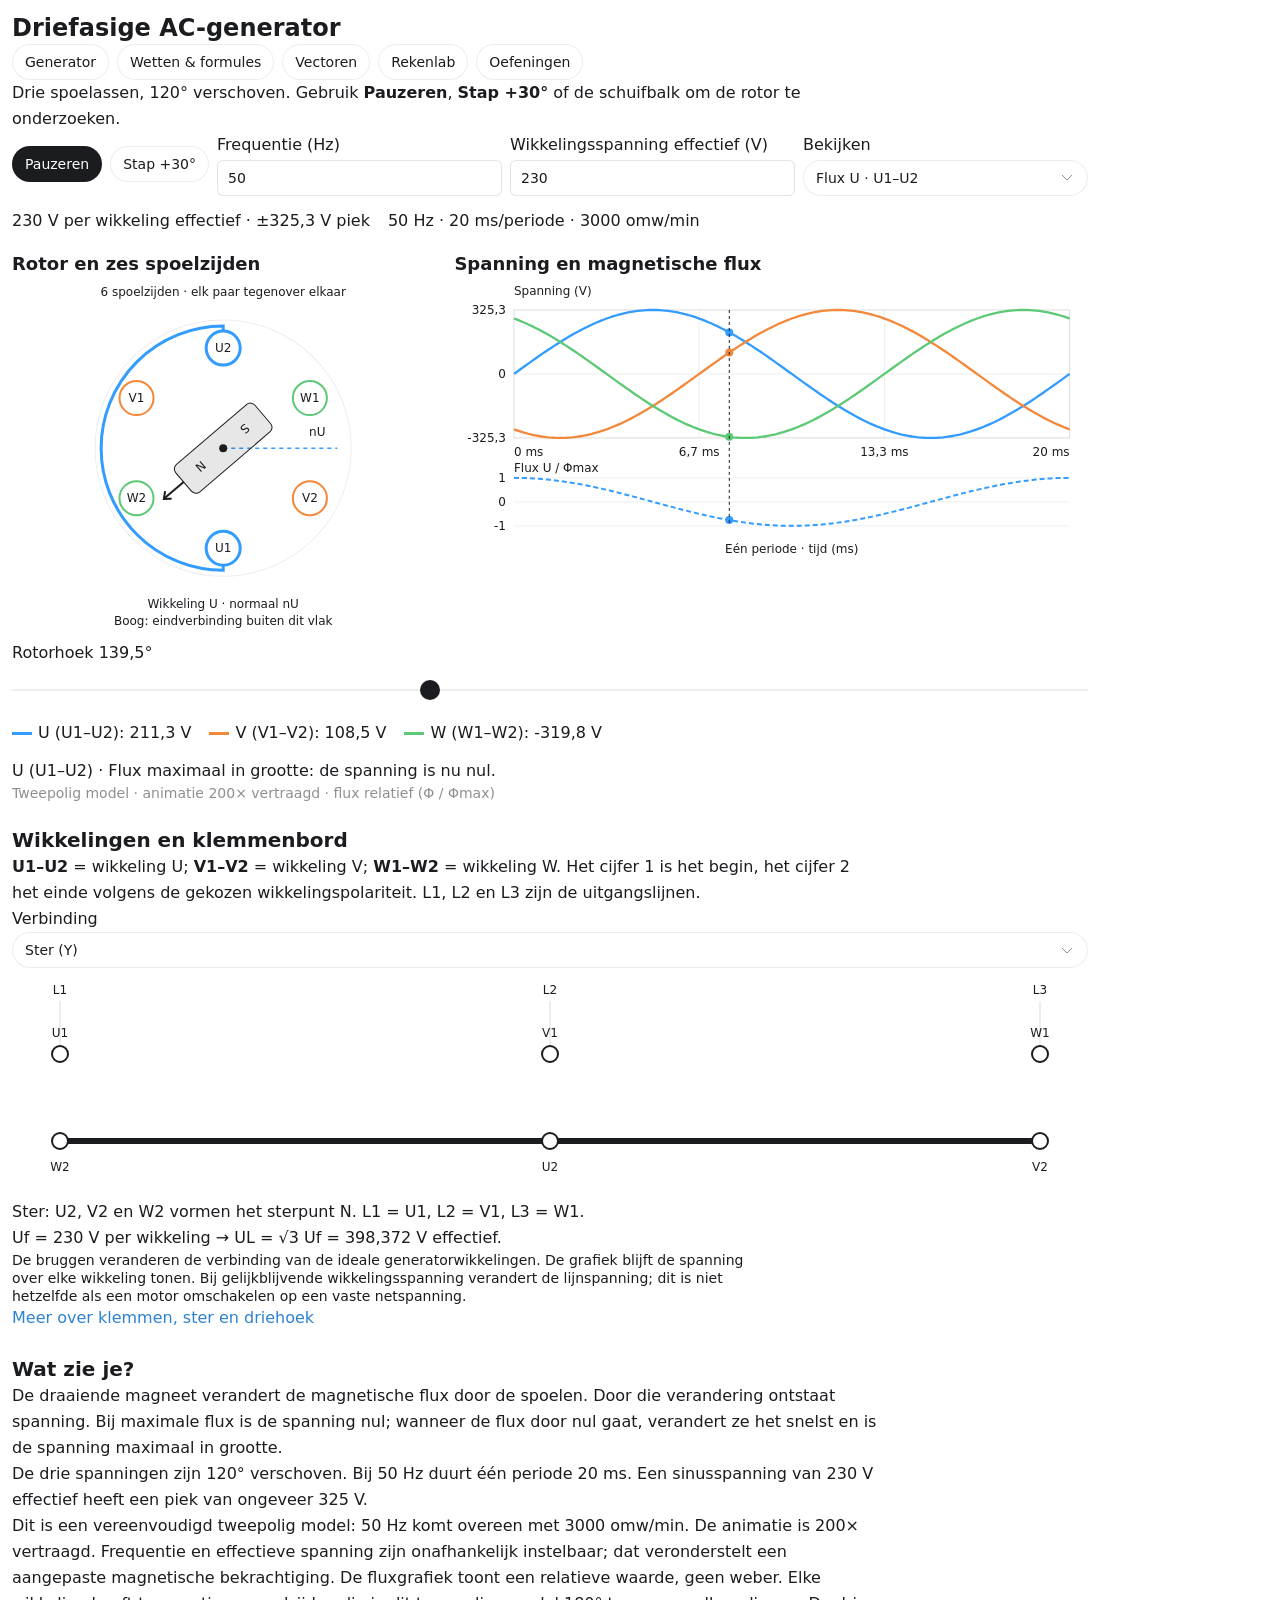
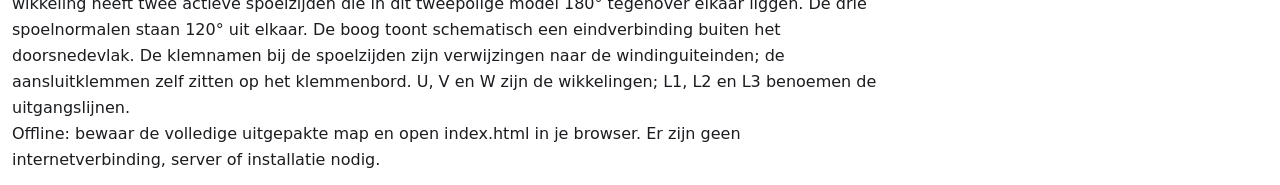
<file: index.html>
<!doctype html>
<html lang="nl"><head><script src="klemmen.js" defer></script><meta charset="utf-8"><meta name="viewport" content="width=device-width, initial-scale=1"><title>Driefasige AC-generator</title><style>:root {
  color-scheme: light dark;
  background-color: var(
    --background,
    var(--color-background-primary, light-dark(rgb(255 255 255), rgb(24 24 24)))
  ) !important;

  /* Agent-facing contract; keep in sync with SKILL.md. */
  --background: var(
    --color-background-primary,
    light-dark(rgb(255 255 255), rgb(24 24 24))
  );
  --foreground: var(
    --color-text-primary,
    light-dark(rgb(26 28 31), rgb(255 255 255))
  );
  --card: color-mix(in oklab, var(--foreground) 5%, var(--background));
  --card-foreground: var(
    --color-text-primary,
    light-dark(rgb(26 28 31), rgb(255 255 255))
  );
  --popover: var(
    --color-background-secondary,
    light-dark(rgb(255 255 255), rgb(45 45 45))
  );
  --popover-foreground: var(
    --color-text-primary,
    light-dark(rgb(26 28 31), rgb(255 255 255))
  );
  --primary: var(
    --color-text-info,
    light-dark(rgb(51 156 255), rgb(131 195 255))
  );
  --primary-foreground: var(
    --color-text-inverse,
    light-dark(rgb(255 255 255), rgb(13 13 13))
  );
  --secondary: var(
    --color-background-secondary,
    light-dark(rgb(255 255 255 / 96%), rgb(54 54 54 / 96%))
  );
  --secondary-foreground: var(
    --color-text-primary,
    light-dark(rgb(26 28 31), rgb(255 255 255))
  );
  --muted: color-mix(in srgb, var(--foreground) 10%, transparent);
  --muted-foreground: var(
    --color-text-secondary,
    light-dark(rgb(26 28 31 / 49.4%), rgb(255 255 255 / 49.8%))
  );
  --accent: var(
    --color-background-info,
    light-dark(rgb(229 242 255), rgb(13 39 63))
  );
  --accent-foreground: var(
    --color-text-info,
    light-dark(rgb(51 156 255), rgb(131 195 255))
  );
  --destructive: var(
    --color-text-warning,
    light-dark(rgb(226 85 7), rgb(255 133 73))
  );
  --border: var(
    --color-border-secondary,
    light-dark(rgb(26 28 31 / 8%), rgb(255 255 255 / 8.2%))
  );
  --input: var(
    --color-border-primary,
    light-dark(
      rgb(26 28 31 / 11.8%),
      color-mix(in oklab, rgb(0 0 0) 10%, transparent)
    )
  );
  --ring: var(
    --color-ring-primary,
    light-dark(rgb(51 156 255), rgb(131 195 255 / 76%))
  );
  --font-size-base: var(--font-text-md-size, 16px);
  --blue: light-dark(rgb(51 156 255), rgb(51 156 255));
  --orange: light-dark(rgb(226 85 7), rgb(251 106 34));
  --green: light-dark(rgb(0 162 64), rgb(64 201 119));
  --red: light-dark(rgb(224 46 42), rgb(255 103 100));
  --purple: light-dark(rgb(146 79 247), rgb(173 123 249));
  --yellow: light-dark(rgb(255 195 0), rgb(255 210 64));
  --viz-series-1: var(--primary);
  --viz-series-2: light-dark(rgb(243 136 59), rgb(245 154 86));
  --viz-series-3: light-dark(rgb(93 201 119), rgb(116 213 139));
  --viz-series-4: light-dark(rgb(235 119 177), rgb(240 143 192));
  --viz-series-5: light-dark(rgb(155 121 236), rgb(170 145 239));
  --viz-series-6: light-dark(rgb(58 185 177), rgb(90 203 194));

  /* Internal implementation variables; not part of the agent contract. */
  --font-sans:
    -apple-system-body, ui-sans-serif, -apple-system, system-ui, "Segoe UI",
    Helvetica, "Apple Color Emoji", Arial, sans-serif, "Segoe UI Emoji",
    "Segoe UI Symbol";
  --font-mono:
    ui-monospace, SFMono-Regular, "SF Mono", Menlo, Consolas, "Liberation Mono",
    monospace;
  --font-size-normal: max(11px, var(--font-size-base));
  --font-size-tooltip: calc(var(--font-size-base) - 1px);
  --font-size-small: max(11px, calc(var(--font-size-base) - 2px));
  --font-size-h1: calc(var(--font-size-normal) * 1.7142857143);
  --font-size-h2: calc(var(--font-size-normal) * 1.4285714286);
  --font-size-h3: calc(var(--font-size-normal) * 1.2857142857);
  --font-weight-normal: 400;
  --font-weight-medium: 500;
  --icon-size: 16px;
  --line-height-normal: calc(var(--font-size-normal) * 1.5);
  --line-height-tooltip: calc(var(--font-size-tooltip) * 1.4285714286);
  --line-height-small: calc(var(--font-size-small) + 4px);
  --corner-shape: round;
  --radius: var(--border-radius-lg, 8px);
  --radius-sm: calc(var(--radius) * 0.5);
  --radius-md: calc(var(--radius) * 0.75);
  --radius-lg: var(--radius);
  --radius-2xl: calc(var(--radius) * 2);
  --radius-full: 9999px;
  --shadow-sm: 0 1px 2px -1px rgb(0 0 0 / 8%);
  --checkmark-image: url("data:image/svg+xml,%3Csvg xmlns='http://www.w3.org/2000/svg' viewBox='0 0 17 17'%3E%3Cpath d='M12.8961 3.64101C13.1297 3.41418 13.4984 3.37523 13.7779 3.56581C14.0571 3.75635 14.1554 4.11331 14.0299 4.41347L13.9615 4.53847L7.71151 13.7045C7.59411 13.8767 7.4063 13.9877 7.19881 14.0072C6.99136 14.0267 6.78564 13.9533 6.63826 13.806L2.88826 10.056L2.79842 9.9457C2.6192 9.67407 2.64927 9.30496 2.88826 9.06581C3.12738 8.82669 3.49647 8.79676 3.76815 8.97597L3.8785 9.06581L7.03084 12.2182L12.8053 3.74941L12.8961 3.64101Z'/%3E%3C/svg%3E");

  /* Legacy aliases; not part of the current agent contract. */
  --viz-bg: transparent;
  --viz-panel: var(--card);
  --viz-border: var(--border);
  --viz-text: var(--foreground);
  --viz-muted: var(--muted-foreground);
  --viz-accent: var(--primary);
  --viz-accent-text: var(--primary-foreground);
  --viz-accent-bg: var(--accent);
  --viz-font-size: var(--font-size-base);
  --viz-warning: var(--destructive);
}

:root[data-theme="light"] {
  color-scheme: light;
}

:root[data-theme="dark"] {
  color-scheme: dark;
}

* {
  box-sizing: border-box;
}

html > body {
  /* Preserve MCP aliases for older inline renderers without creating :root cycles. */
  --color-background-primary: var(
    --background,
    light-dark(rgb(255 255 255), rgb(24 24 24))
  );
  --color-text-primary: var(
    --foreground,
    light-dark(rgb(26 28 31), rgb(255 255 255))
  );
  --color-border-secondary: var(
    --border,
    light-dark(rgb(26 28 31 / 8%), rgb(255 255 255 / 8.2%))
  );

  margin: 0;
  padding: var(--visualize-paint-gutter, 0px);
  color: var(--foreground);
  background: transparent !important;
  font-family: var(--font-sans) !important;
  -webkit-font-smoothing: antialiased;
  font-size: var(--font-size-base);
  line-height: calc(var(--font-size-base) * 1.625);
  font-weight: var(--font-weight-normal);
}

:root:not([data-app-block-surface], [data-visualize-standalone]) > body {
  padding: 12px;
}

.cursor-interaction {
  cursor: var(--cursor-interaction, pointer);
}

a {
  color: color-mix(in srgb, var(--viz-accent) 80%, var(--viz-text) 20%);
  cursor: var(--cursor-interaction, pointer);
  text-decoration: none;
  text-underline-offset: 2px;
  font-weight: inherit;
}

a:is(:hover, :focus-visible) {
  text-decoration-line: underline;
  text-decoration-style: dashed;
  text-decoration-thickness: 0.5px;
}

h1,
h2,
h3,
h4,
h5,
h6,
p {
  margin-block: 0;
}
p,
h1,
h2,
h3,
h4,
h5,
h6,
li,
.table {
  font-family: var(--font-sans);
}

h1 {
  font-size: calc(var(--font-size-base) * 1.5);
  line-height: 1.3333333333;
}

h2 {
  font-size: calc(var(--font-size-base) * 1.25);
  line-height: 1.4;
}
h3 {
  font-size: calc(var(--font-size-base) * 1.125);
  line-height: 1.5555555556;
}
h4 {
  font-size: var(--font-size-base);
  line-height: 1.5;
}
h5,
h6 {
  font-size: var(--font-size-base);
  line-height: calc(var(--font-size-base) * 1.625);
}

h1,
h2,
h3,
h4,
h5,
h6,
b,
strong,
th {
  font-weight: 600;
}

code:not(pre code) {
  display: inline;
  padding: 1px 6px;
  border-radius: var(--radius-sm);
  corner-shape: var(--corner-shape);
  background: var(--muted);
  font-family: var(--font-mono);
  font-size: 0.92em;
  overflow-wrap: anywhere;
  -webkit-box-decoration-break: clone;
  box-decoration-break: clone;
  word-break: break-word;
}
pre,
pre code {
  font-family: var(--font-mono);
  font-size: 12px;
  line-height: 20px;
}

.table-responsive {
  width: 100%;
  overflow-x: auto;
  scrollbar-width: thin;
}

.table {
  width: 100%;
  color: var(--foreground);
  font: inherit;
  text-align: start;
  border-collapse: separate;
  border-spacing: 0;
  font-size: calc(var(--font-size-base) * 0.875);
  line-height: calc(var(--font-size-base) * 1.625);
  font-family: var(--font-sans);
}

.table :is(th, td) {
  padding-block: 10px;
  padding-inline: 0 24px;
  overflow-wrap: anywhere;
  border-bottom: 1px solid var(--border);
  text-align: start;
  vertical-align: top;
  border-bottom-color: color-mix(in srgb, var(--foreground) 5%, transparent);
}
.table :is(th, td):not(:last-child) {
  padding-inline-end: calc(var(--font-size-base) * 1.5);
}

.table-responsive > .table :is(th, td) {
  overflow-wrap: break-word;
}

.table :is(th, td):last-child {
  padding-inline-end: 0;
}

.table :is(caption, thead th) {
  font-weight: 600;
}

.table thead :is(th, td) {
  border-bottom-color: var(--border-strong, var(--input));
  padding-block: calc(var(--font-size-base) / 2);
  line-height: var(--font-size-base);
}

.table tbody tr:last-child :is(th, td) {
  border-bottom: 0;
}
.table tbody :is(th, td) {
  padding-block: calc(var(--font-size-base) * 0.625);
}

.table.table-sm :is(th, td) {
  padding-block: 8px;
}

.table.table-sm :is(th, td):not(:last-child) {
  padding-inline-end: 16px;
}

.table :is(.text-end, [align="right"]) {
  text-align: end;
  font-variant-numeric: tabular-nums;
}

.table :is(.text-center, [align="center"]) {
  text-align: center;
}

.table .text-nowrap {
  white-space: nowrap;
}

#widget {
  display: flex;
  flex-direction: column;
  gap: 12px;
  width: 100%;
  padding: 0;
  background: transparent !important;
}

.card {
  min-width: 0;
  padding: 12px;
  overflow: hidden;
  overflow-wrap: break-word;
  border-radius: var(--radius-2xl);
  corner-shape: var(--corner-shape);
  color: var(--card-foreground);
  background: var(--card);
}

.widget {
  min-width: 0;
  overflow: hidden;
  border: 0;
  border-radius: var(--radius-lg);
  corner-shape: var(--corner-shape);
  box-shadow: 0 0 0 0.5px var(--border-strong, var(--border));
  color: var(--foreground);
  background: var(--background);
}

#widget > :not(.card, .widget, .progress) {
  width: 100% !important;
  max-width: none !important;
  margin: 0 !important;
  padding: 0 !important;
  border: 0 !important;
  border-radius: 0 !important;
  background: transparent !important;
  box-shadow: none !important;
}

.tooltip {
  position: fixed;
  z-index: 50;
  top: 0;
  left: 0;
  width: max-content;
  max-width: min(
    20rem,
    var(--tooltip-available-width, calc(100vw - 10px)),
    calc(100vw - 10px)
  );
  max-height: min(
    var(--tooltip-available-height, calc(100vh - 10px)),
    calc(100vh - 10px)
  );
  border: 1px solid var(--border);
  corner-shape: var(--corner-shape);
  overflow-wrap: break-word;
  white-space: normal;
  pointer-events: none;
  user-select: none;
  font-family: var(--font-sans);
  padding: 5px 12px;
  border-color: color-mix(
    in oklab,
    light-dark(var(--primary-foreground), var(--foreground)) 5%,
    transparent
  );
  border-radius: var(--radius-2xl);
  color: light-dark(var(--primary-foreground), var(--foreground));
  background: light-dark(var(--foreground), var(--popover));
  box-shadow: 0 8px 18px rgb(15 23 42 / 20%);
  letter-spacing: -0.15px;
  font-size: calc(var(--font-size-base) * 14 / 16);
  font-size: round(nearest, calc(var(--font-size-base) * 14 / 16), 1px);
  font-weight: 600;
  line-height: 18px;
  text-align: center;
}

/* The shared runtime owns data-tooltip; suppress AppBlock's pseudo-tooltip. */
main [data-tooltip]::after {
  content: none;
}

.viz-grid {
  display: grid;
  grid-template-columns: repeat(auto-fit, minmax(max(180px, 24%), 1fr));
  gap: 10px;
}

.viz-stat {
  display: flex;
  flex-direction: column;
  gap: 2px;
}

.viz-stat-value {
  font-size: var(--font-size-h2);
  font-weight: var(--font-weight-medium);
  line-height: 1.25;
}

.viz-row {
  display: flex;
  flex-wrap: wrap;
  align-items: center;
  gap: 10px;
}

hr {
  width: 100%;
  height: 1px;
  margin-block: 6px;
  border: 0;
  background: var(--border);
}

.nav {
  display: flex;
  min-width: 0;
  align-items: center;
  gap: 4px;
}

.progress {
  display: flex;
  height: 8px;
  margin-block: calc((var(--line-height-normal, 1.5em) - 8px) / 2);
  overflow: hidden;
  border: 0;
  border-radius: var(--radius-full);
  background: var(--muted);
}

.progress-bar:only-child {
  border-radius: var(--radius-full);
}

.progress-bar {
  height: 100%;
  flex-shrink: 0;
  border: 0;
  background: var(--viz-series-1);
}

.viz-badge {
  display: inline-flex;
  align-items: center;
  padding: 4px 8px;
  border-radius: var(--radius-sm);
  color: color-mix(in srgb, var(--foreground) 40%, var(--muted-foreground));
  background: color-mix(in srgb, var(--foreground) 5%, transparent);
  font-family: var(--font-sans);
  font-size: calc(var(--font-size-base) * 14 / 16);
  font-size: round(nearest, calc(var(--font-size-base) * 14 / 16), 1px);
  font-weight: var(--font-weight-normal);
  line-height: 1;
}

small,
.text-small {
  font-size: var(--font-size-small);
  line-height: var(--line-height-small);
}

.text-muted {
  color: var(--muted-foreground);
}

.tabular-nums {
  font-variant-numeric: tabular-nums;
}

.sr-only {
  position: absolute;
  width: 1px;
  height: 1px;
  padding: 0;
  overflow: hidden;
  clip: rect(0, 0, 0, 0);
  white-space: nowrap;
  border: 0;
}

.viz-controls {
  display: flex;
  flex-wrap: wrap;
  align-items: center;
  gap: 8px;
}

.viz-controls > .form-label {
  display: grid;
  min-width: min(100%, 260px);
  flex: 1 1 280px;
  grid-template-columns: minmax(0, 1fr) auto;
  align-items: baseline;
  gap: 2px 12px;
  margin-bottom: 0;
}

.viz-controls > .form-label > :is(.form-control, .form-range, .form-select) {
  grid-column: 1 / -1;
}

.btn,
.nav-link,
.form-check-input,
.form-control,
.form-range,
.form-select {
  font: inherit;
}

/* Match inline alignment without overriding a containing flex or grid layout. */
.btn,
.nav-link,
.form-control,
.form-select,
.form-range,
.form-check {
  vertical-align: middle;
}

.btn,
.nav-link {
  appearance: button;
  display: inline-flex;
  inline-size: fit-content;
  max-inline-size: 100%;
  align-items: center;
  justify-content: center;
  gap: 4px;
  margin: 0;
  padding: 0 8px;
  -webkit-app-region: no-drag;
  border: 1px solid var(--input);
  corner-shape: var(--corner-shape);
  cursor: var(--cursor-interaction, pointer);
  text-align: center;
  text-decoration: none;
  white-space: nowrap;
  user-select: none;
  -webkit-font-smoothing: inherit;
  font-family: var(--font-sans);
  height: fit-content;
  min-height: calc(12px + 2 * var(--control-spacing, 12px));
  padding-inline: var(--control-spacing, 12px);
  border-color: transparent;
  border-radius: var(--radius-full);
  color: var(--foreground);
  background: color-mix(in srgb, var(--foreground) 5%, transparent);
  font-size: calc(var(--font-size-base) * 14 / 16);
  font-size: round(nearest, calc(var(--font-size-base) * 14 / 16), 1px);
  font-weight: var(--font-weight-normal);
  line-height: 18px;
}

.btn {
  border-color: var(--border);
  color: var(--secondary-foreground);
  background: var(--secondary);
}

.btn:is(.btn-block, .viz-tile) {
  inline-size: 100%;
}

.btn.viz-tile {
  min-width: 0;
  overflow-wrap: anywhere;
  white-space: normal;
}

a.btn {
  cursor: var(--cursor-interaction, pointer);
  text-decoration: none;
}

.btn:not(:disabled):hover {
  background: light-dark(
    color-mix(in srgb, var(--foreground) 5.5%, transparent),
    color-mix(in srgb, var(--foreground) 8%, transparent)
  );
}

.nav-link:not(:disabled):not([aria-disabled="true"]):hover {
  background: color-mix(in srgb, var(--foreground) 10%, transparent);
}

.btn-primary {
  border-color: var(--border);
  color: var(--primary-foreground);
  background: var(--foreground);
  background-clip: border-box;
}

.btn-primary .text-muted {
  color: color-mix(in srgb, var(--primary-foreground) 50%, transparent);
}

.btn-primary:not(:disabled):hover {
  background: color-mix(in srgb, var(--foreground) 80%, transparent);
  background-clip: border-box;
}

.btn-ghost {
  border-color: transparent;
  color: var(--muted-foreground);
  background: transparent;
}

.btn-ghost:not(:disabled):hover {
  color: var(--muted-foreground);
  background: light-dark(
    color-mix(in srgb, var(--foreground) 5.5%, transparent),
    color-mix(in srgb, var(--foreground) 8%, transparent)
  );
}

.nav-pills .nav-link {
  min-width: 0;
  border-color: transparent;
  color: var(--muted-foreground);
  background: transparent;
}

.nav-justified .nav-link {
  flex: 1 1 0;
  overflow-wrap: anywhere;
  white-space: normal;
}

.nav-pills .nav-link.active {
  color: var(--foreground);
  background: var(--muted);
}

/* Shared preview chrome; product styles stay inside each variant. */
.viz-dotted-background {
  background-image: radial-gradient(
    circle,
    color-mix(in srgb, var(--foreground) 14%, transparent) 0.8px,
    transparent 0.8px
  );
  background-position: center;
  background-size: 16px 16px;
}

.viz-carousel {
  position: relative;
  min-width: 0;
}

.viz-carousel:has(> .viz-carousel-controls) {
  min-height: calc(60px + var(--viz-carousel-picker-height, 0px));
  padding-bottom: 60px;
}

.viz-carousel > [data-variant][hidden] {
  display: none !important;
}

.viz-carousel > [data-variant] {
  isolation: isolate;
}

.viz-carousel-controls {
  --viz-carousel-hover: light-dark(
    color-mix(in srgb, var(--foreground) 5.4%, transparent),
    color-mix(in srgb, var(--foreground) 7.8%, transparent)
  );
  position: absolute;
  z-index: 2;
  bottom: 8px;
  left: 50%;
  display: flex;
  width: max-content;
  /* Leave room for the host's design-controls launcher at the trailing edge. */
  max-width: calc(100% - 96px);
  align-items: center;
  gap: 0;
  padding: 0;
  border: 1px solid var(--border);
  border-radius: 16px;
  color: var(--foreground);
  background: var(--background);
  font-family: var(--font-sans);
  /* Match the settings dropdown chrome independently of the content font size. */
  font-size: 13px;
  font-weight: var(--font-weight-normal);
  line-height: 18px;
  transform: translateX(-50%);
  user-select: none;
}

/* Keep authored mockup button styles out of the shared carousel chrome. */
.viz-carousel-controls button,
.viz-carousel-picker > summary {
  display: flex !important;
  height: auto !important;
  min-height: 30px;
  align-items: center !important;
  justify-content: center !important;
  gap: 4px;
  padding: 0 6px !important;
  -webkit-app-region: no-drag;
  border: 0 !important;
  border-radius: 14px !important;
  color: inherit !important;
  background: transparent !important;
  font: inherit !important;
  -webkit-tap-highlight-color: transparent;
}

.viz-carousel-controls > button,
.viz-carousel-picker > summary {
  position: relative;
  isolation: isolate;
}

.viz-carousel-controls > button {
  --icon-size: 16px;
  width: 30px !important;
  padding: 0 !important;
}

.viz-carousel-picker > summary {
  padding-inline: 12px !important;
}

.viz-carousel-controls .viz-carousel-caret {
  width: 14px;
  height: 14px;
  flex: none;
  margin: 0;
  color: inherit;
  transform: rotate(180deg);
}

.viz-carousel-controls > button > svg,
.viz-carousel-controls .viz-carousel-caret,
.viz-carousel-count {
  opacity: 0.5;
}

.viz-carousel-controls > button::before,
.viz-carousel-picker > summary::before {
  position: absolute;
  z-index: -1;
  inset: 3px;
  border-radius: 12px;
  content: "";
  pointer-events: none;
}

.viz-carousel-controls > button:hover::before,
.viz-carousel-picker > summary:hover::before {
  background: var(--viz-carousel-hover);
}

.viz-carousel-controls > button,
.viz-carousel-controls [data-lucide],
.viz-carousel-controls .lucide {
  flex-shrink: 0;
}

.viz-carousel-picker {
  min-width: 0;
}

.viz-carousel-picker > summary {
  min-width: 0;
  list-style: none;
}

.viz-carousel-picker > summary::-webkit-details-marker {
  display: none;
}

.viz-carousel-count {
  flex-shrink: 0;
  white-space: nowrap;
}

.viz-carousel-name {
  min-width: 0;
  overflow: hidden;
  text-overflow: ellipsis;
  white-space: nowrap;
}

.viz-carousel-options {
  position: absolute;
  right: 0;
  bottom: calc(100% + 4px);
  left: 0;
  display: flex;
  max-height: 240px;
  flex-direction: column;
  gap: 2px;
  overflow: auto;
  padding: 4px;
  border: 1px solid var(--border);
  border-radius: var(--radius-lg);
  background: var(--background);
  box-shadow: 0 4px 12px light-dark(rgb(0 0 0 / 6%), rgb(0 0 0 / 25%));
}

.viz-carousel-options > button {
  border-radius: max(0px, calc(var(--radius-lg) - 5px)) !important;
  width: 100% !important;
  min-height: 28px;
  justify-content: flex-start !important;
  padding: 4px 8px !important;
  font-size: var(--font-size-small) !important;
  text-align: start;
  white-space: normal;
  overflow-wrap: anywhere;
}

.viz-carousel-options > [aria-current="true"],
.viz-carousel-options > button:hover {
  background: var(--viz-carousel-hover) !important;
}

.btn:disabled,
.nav-link:disabled,
.nav-link[aria-disabled="true"] {
  cursor: not-allowed;
  opacity: 0.4;
}

[data-lucide] {
  stroke-width: 1.6;
}

.form-label {
  display: block;
  margin-bottom: 6px;
  color: var(--foreground);
}

.form-control {
  display: block;
  width: 100%;
  padding: 0 8px;
  outline: none;
  border: 1px solid var(--input);
  corner-shape: var(--corner-shape);
  color: var(--foreground);
  font-family: var(--font-sans);
  height: calc(12px + 2 * var(--control-spacing, 12px));
  min-height: calc(12px + 2 * var(--control-spacing, 12px));
  padding-inline: calc(4px + var(--control-spacing, 12px) / 2);
  border-color: var(--input);
  border-radius: var(--radius-md);
  background: color-mix(in srgb, var(--popover) 96%, transparent);
  font-size: calc(var(--font-size-base) * 14 / 16);
  font-size: round(nearest, calc(var(--font-size-base) * 14 / 16), 1px);
  font-weight: var(--font-weight-normal);
  line-height: 1.4285714286;
}
.form-control:is(
  [type="file"],
  [type="date"],
  [type="datetime-local"],
  [type="month"],
  [type="week"],
  [type="color"]
) {
  height: calc(12px + 2 * var(--control-spacing, 12px));
  min-height: calc(12px + 2 * var(--control-spacing, 12px));
  line-height: 18px;
}
.form-control:is(
  [type="date"],
  [type="datetime-local"],
  [type="month"],
  [type="week"]
) {
  padding-inline: var(--control-spacing, 12px);
}

.form-control::placeholder {
  color: var(--muted-foreground);
}

.form-control[type="file"] {
  overflow: hidden;
  cursor: var(--cursor-interaction, pointer);
  padding: 0;
}

.form-control[type="file"]::file-selector-button {
  padding: 0 8px;
  border: 0;
  border-right: 1px solid var(--input);
  color: var(--secondary-foreground);
  background: var(--secondary);
  cursor: inherit;
  font: inherit;
  min-height: calc(10px + 2 * var(--control-spacing, 12px));
  padding-inline: var(--control-spacing, 12px);
  margin-inline-end: var(--control-spacing, 12px);
}

.form-control[type="file"]:not(:disabled):hover::file-selector-button {
  background: color-mix(in srgb, var(--foreground) 6%, var(--secondary));
}

.form-control-color[type="color"] {
  width: 40px;
  height: calc(12px + 2 * var(--control-spacing, 12px));
  padding: 3px;
  cursor: var(--cursor-interaction, pointer);
}

.form-control-color[type="color"]::-webkit-color-swatch-wrapper {
  padding: 0;
}

.form-control-color[type="color"]::-webkit-color-swatch {
  border: 0;
  border-radius: calc(var(--radius-lg) - 4px);
  corner-shape: var(--corner-shape);
}

textarea.form-control {
  height: auto;
  resize: vertical;
  min-height: 96px;
  padding: 8px 10px;
}

.form-control:focus-visible {
  border-color: var(--ring);
  box-shadow: none;
}
.form-control:disabled {
  color: var(--muted-foreground);
  background: color-mix(in srgb, var(--foreground) 5%, transparent);
  opacity: 1;
}
.form-control[aria-invalid="true"] {
  border-color: var(--red);
  box-shadow: 0 0 0 2px color-mix(in srgb, var(--red) 20%, transparent);
}

.form-control:disabled,
.form-select:disabled {
  cursor: not-allowed;
}

.form-select {
  appearance: none;
  display: block;
  width: 100%;
  height: fit-content;
  min-height: calc(12px + 2 * var(--control-spacing, 12px));
  margin: 0;
  /* The secondary icon role is 14px at compact density and 16px at web density. */
  --icon-size: calc(10px + var(--control-spacing, 12px) / 2);
  /* Settings dropdowns retain a 12px inset and a 4px text-to-chevron gap. */
  padding: 0 calc(16px + var(--icon-size)) 0 12px;
  outline: none;
  border: 1px solid var(--border);
  border-radius: var(--radius-full);
  corner-shape: var(--corner-shape);
  color: var(--foreground);
  background-color: var(--secondary);
  background-image:
    linear-gradient(
      45deg,
      transparent calc(50% - 0.6px),
      var(--muted-foreground) calc(50% - 0.6px) calc(50% + 0.6px),
      transparent calc(50% + 0.6px)
    ),
    linear-gradient(
      135deg,
      transparent calc(50% - 0.6px),
      var(--muted-foreground) calc(50% - 0.6px) calc(50% + 0.6px),
      transparent calc(50% + 0.6px)
    );
  background-position:
    calc(100% - 12px - var(--icon-size) / 2) 50%,
    calc(100% - 12px - var(--icon-size) * 0.18) 50%;
  background-repeat: no-repeat;
  background-size: calc(var(--icon-size) * 0.32) calc(var(--icon-size) * 0.32);
  cursor: var(--cursor-interaction, default);
  font-size: calc(var(--font-size-base) * 14 / 16);
  font-size: round(nearest, calc(var(--font-size-base) * 14 / 16), 1px);
  font-weight: var(--font-weight-normal);
  line-height: 18px;
}

.form-select option {
  color: var(--popover-foreground);
  background-color: var(--popover);
}

.form-select:not(:disabled):hover {
  background-color: light-dark(
    color-mix(in srgb, var(--foreground) 5.5%, transparent),
    color-mix(in srgb, var(--foreground) 8%, transparent)
  );
}

.form-select:focus-visible {
  box-shadow: 0 0 0 2px var(--ring);
}
.form-select:disabled {
  opacity: 0.4;
}

.form-check {
  display: flex;
  min-height: calc(12px + 2 * var(--control-spacing, 12px));
  align-items: center;
  gap: 6px;
}

.form-check-input {
  appearance: none;
  width: 14px;
  height: 14px;
  flex: 0 0 auto;
  margin: 0;
  border: 1px solid var(--input);
  color: var(--primary-foreground);
  background-color: transparent;
  cursor: var(--cursor-interaction, default);
  transition:
    background-color 150ms,
    border-color 150ms,
    box-shadow 150ms;
}

.form-check:not(.form-switch) .form-check-input[type="checkbox"] {
  corner-shape: round;
  box-shadow: var(--shadow-sm);
  position: relative;
  width: calc(10px + var(--control-spacing, 12px) / 2);
  height: calc(10px + var(--control-spacing, 12px) / 2);
  border-color: var(--border-strong, var(--input));
  border-radius: calc(var(--radius-sm) / 2);
  background-color: transparent;
  color: var(--foreground);
}

.form-check:not(.form-switch)
  .form-check-input:not(:disabled):not(:checked):hover {
  background-color: var(--card);
}

.form-check:not(.form-switch)
  .form-check-input[type="checkbox"]:is(:checked, :indeterminate) {
  border-color: var(--border-strong, var(--input));
  background-color: color-mix(in srgb, var(--popover) 96%, transparent);
}

.form-check:not(.form-switch)
  .form-check-input[type="checkbox"]:checked::before {
  display: block;
  width: 100%;
  height: 100%;
  background: var(--primary-foreground);
  content: "";
  mask: var(--checkmark-image) center / 12px 12px no-repeat;
  background-color: var(--foreground);
}
.form-check:not(.form-switch)
  .form-check-input[type="checkbox"]:indeterminate::before {
  position: absolute;
  inset: 0;
  display: block;
  width: 65%;
  height: 6.65%;
  margin: auto;
  border-radius: var(--radius-full);
  background: var(--foreground);
  mask: none;
  content: "";
}

.form-check-input[type="radio"] {
  border-radius: var(--radius-full);
  width: 16px;
  height: 16px;
  border: 0;
  box-shadow: inset 0 0 0 1px var(--input);
}

.form-check-input[type="radio"]:checked {
  border: 0;
  background: radial-gradient(
    circle,
    var(--primary-foreground) 0 3px,
    var(--foreground) 3px
  );
  box-shadow: none;
}

.form-check:not(.form-switch) .form-check-input:focus-visible {
  outline: 2px solid var(--ring);
  outline-offset: 2px;
}
.form-check:not(.form-switch) .form-check-input[type="checkbox"]:focus-visible {
  border-color: var(--ring);
  outline: none;
  box-shadow: 0 0 0 2px var(--ring);
}

.form-check:not(.form-switch) .form-check-input:disabled {
  cursor: not-allowed;
  pointer-events: none;
}

.form-check:not(.form-switch) .form-check-input:disabled + .form-check-label {
  cursor: not-allowed;
}
.form-check:not(.form-switch) .form-check-input[type="radio"]:disabled,
.form-check:not(.form-switch)
  .form-check-input[type="radio"]:disabled
  + .form-check-label {
  opacity: 0.5;
}

.form-switch .form-check-input:disabled,
.form-switch .form-check-input:disabled + .form-check-label {
  cursor: not-allowed;
  opacity: 0.6;
}

.form-check-label {
  color: var(--foreground);
  cursor: var(--cursor-interaction, default);
}

.form-switch .form-check-input {
  position: relative;
  width: 32px;
  height: 20px;
  border: 0;
  border-radius: var(--radius-full);
  background: var(--muted);
  box-shadow: none;
  transition: background-color 200ms cubic-bezier(0, 0, 0.2, 1);
}

.form-switch .form-check-input::before {
  position: absolute;
  top: 50%;
  left: 0;
  width: 16px;
  height: 16px;
  box-sizing: border-box;
  border: 1px solid light-dark(var(--primary-foreground), var(--foreground));
  border-radius: var(--radius-full);
  box-shadow: var(--shadow-sm);
  content: "";
  transform: translate(2px, -50%);
  transition: transform 200ms cubic-bezier(0, 0, 0.2, 1);
  border-color: #fff;
  background: #fff;
}

.form-switch .form-check-input:checked {
  background: var(--blue);
}

.form-switch .form-check-input:checked::before {
  transform: translate(14px, -50%);
}

.form-switch .form-check-input:focus-visible {
  box-shadow: 0 0 0 2px var(--ring);
  outline: none;
}

.form-range {
  appearance: none;
  display: block;
  width: 100%;
  flex: 1;
  margin: 0;
  padding: 0;
  border: 0;
  accent-color: var(--primary);
  height: calc(12px + 2 * var(--control-spacing, 12px));
  min-height: calc(12px + 2 * var(--control-spacing, 12px));
  outline: none;
  border-radius: var(--radius-full);
  color: var(--foreground);
  background: transparent;
}

.form-range::-webkit-slider-runnable-track {
  background: var(--form-range-track, var(--border));
  height: 2px;
  border-radius: var(--radius-full);
}

.form-range::-webkit-slider-thumb {
  appearance: none;
  width: 20px;
  height: 20px;
  border: 1px solid var(--border);
  border-radius: var(--radius-full);
  margin-top: -9px;
  border-color: transparent;
  background: currentColor;
  box-shadow: var(--shadow-sm);
}

/* Outline the native track and thumb, preserving the larger input hit area. */
.form-range:focus-visible::-webkit-slider-runnable-track {
  outline: 2px auto Highlight;
  outline-color: -webkit-focus-ring-color;
}

.form-range::-moz-range-track {
  background: var(--form-range-track, var(--border));
  height: 2px;
  border-radius: var(--radius-full);
}

.form-range::-moz-range-thumb {
  width: 20px;
  height: 20px;
  border: 1px solid var(--border);
  border-radius: var(--radius-full);
  border-color: transparent;
  background: currentColor;
  box-shadow: var(--shadow-sm);
}

.form-range:focus-visible::-moz-range-thumb {
  outline: 2px solid Highlight;
  outline-offset: 2px;
}

.form-range:disabled {
  opacity: 1;
  cursor: default;
}

.btn:not(.btn-primary, .viz-tile):is(
  [aria-pressed="true"],
  [aria-selected="true"],
  .is-selected
) {
  border-color: transparent;
  color: var(--primary-foreground);
  background: var(--blue);
}

.btn.viz-tile:is([aria-pressed="true"], [aria-selected="true"], .is-selected) {
  border-color: var(--primary);
  box-shadow: inset 0 0 0 1px var(--primary);
}

.btn:focus-visible,
.nav-link:focus-visible {
  outline-offset: 2px;
  outline: none;
  box-shadow: 0 0 0 2px var(--ring);
}

.viz-carousel-controls :is(button, summary):focus-visible {
  outline: 2px solid var(--ring) !important;
  outline-offset: 2px !important;
}

/* Web recipes are the default, including on renderers without inline style queries. */
@supports (border-radius: if(style(--corner-shape: round): 1px; else: 2px)) {
  /* Match the host's proportional text-sm scale at every text preference. */
  .tooltip,
  .viz-badge,
  .btn,
  .nav-link,
  .form-control,
  .form-select {
    font-size: if(
      style(--corner-shape: round): round(
          nearest,
          calc(var(--font-size-base) * 14 / 16),
          1px
        );
        else: round(nearest, calc(var(--font-size-base) * 13 / 14), 1px)
    );
  }

  .btn,
  .nav-link,
  .form-select {
    border-radius: if(
      style(--corner-shape: round): var(--radius-full); else: var(--radius-lg)
    );
  }

  .form-check:not(.form-switch) .form-check-input[type="checkbox"] {
    border-radius: if(
      style(--corner-shape: round): calc(var(--radius-sm) / 2);
        else: calc(var(--radius-lg) * 0.4)
    );
  }

  .tooltip {
    font-weight: if(
      style(--corner-shape: round): 600; else: var(--font-weight-normal)
    );
  }
}

@media (pointer: coarse) {
  .viz-carousel:has(> .viz-carousel-controls) {
    min-height: calc(76px + var(--viz-carousel-picker-height, 0px));
    padding-bottom: 76px;
  }

  .btn,
  .nav-link,
  .viz-carousel-controls button,
  .viz-carousel-picker > summary,
  .form-control,
  .form-select {
    min-width: 44px;
    min-height: 44px;
  }

  /* Keep small-screen WebKit from zooming when a text field receives focus. */
  .form-control,
  .form-select {
    font-size: max(16px, calc(var(--font-size-base) * 14 / 16));
    font-size: max(
      16px,
      round(nearest, calc(var(--font-size-base) * 14 / 16), 1px)
    );
  }
  .form-control:is(
    [type="file"],
    [type="date"],
    [type="datetime-local"],
    [type="month"],
    [type="week"],
    [type="time"],
    [type="color"]
  ) {
    height: 44px;
    min-height: 44px;
    font-size: max(16px, calc(var(--font-size-base) * 14 / 16));
    font-size: max(
      16px,
      round(nearest, calc(var(--font-size-base) * 14 / 16), 1px)
    );
  }

  .form-control[type="file"]::file-selector-button {
    min-width: 44px;
    min-height: 44px;
  }

  .form-control-color[type="color"] {
    width: 44px;
    height: 44px;
  }

  .form-control:is(
    [type="date"],
    [type="datetime-local"],
    [type="month"],
    [type="time"],
    [type="week"]
  ) {
    min-width: 0;
    max-width: 100%;
    padding-block: 8px;
  }

  .form-check {
    min-height: 44px;
    padding-inline: 15px;
  }

  .form-check-input {
    position: relative;
  }

  .form-check-input::after {
    position: absolute;
    top: 50%;
    left: 50%;
    width: 44px;
    height: 44px;
    content: "";
    transform: translate(-50%, -50%);
  }

  .form-check-label {
    display: inline-flex;
    min-width: 44px;
    min-height: 44px;
    align-items: center;
  }

  .form-range {
    height: 44px;
    touch-action: pan-y;
  }
}

svg {
  display: block;
  max-width: 100%;
  height: auto;
}

#widget > svg {
  width: 100%;
}

/* Model-authored chart rules can otherwise stretch icons after these styles load. */
svg.lucide {
  display: block;
  width: var(--icon-size) !important;
  height: var(--icon-size) !important;
  flex: none;
  margin: 0 !important;
  stroke-width: 1.6;
}

.text-warning,
.text-destructive {
  color: var(--destructive);
}

html>body{padding:0}
body{max-width:1100px;margin:auto;padding:24px}section{margin-top:24px}p{max-width:85ch}#ac-three .plots{gap:24px}@media(max-width:500px){body{padding:12px}}
</style></head><body><div id="ac-three">
  <style>
    #ac-three{color:var(--foreground)}
    #ac-three .plots{display:grid;grid-template-columns:minmax(0,1fr) minmax(0,1.5fr);gap:20px;margin-top:16px}
    #ac-three svg{display:block;width:100%;overflow:visible}
    #ac-three svg text{fill:var(--foreground);font-size:12px;font-weight:400}
    #ac-three .values{display:flex;gap:18px;flex-wrap:wrap;margin:12px 0}
    #ac-three .angle-control{margin-top:12px}
    #ac-three .phase-swatch{display:inline-block;width:20px;height:3px;vertical-align:middle;margin-right:6px;background:var(--phase)}
    @media(max-width:650px){#ac-three .plots{grid-template-columns:1fr}}
  </style>
  <h1>Driefasige AC-generator</h1><nav class="viz-controls" aria-label="Hoofdnavigatie"><a class="btn" href="index.html" aria-current="page">Generator</a><a class="btn" href="theorie.html#wetten">Wetten &amp; formules</a><a class="btn" href="theorie.html#vectoren">Vectoren</a><a class="btn" href="theorie.html#rekenen">Rekenlab</a><a class="btn" href="theorie.html#oefeningen">Oefeningen</a></nav><p>Drie spoelassen, 120° verschoven. Gebruik <strong>Pauzeren</strong>, <strong>Stap +30°</strong> of de schuifbalk om de rotor te onderzoeken.</p>
  <div class="viz-controls">
    <button class="btn btn-primary" type="button" id="ac-play">Pauzeren</button>
    <button class="btn" type="button" id="ac-step">Stap +30°</button>
    <label class="form-label">Frequentie (Hz)<input class="form-control" id="ac-f" type="number" min="10" max="60" step="1" value="50"></label>
    <label class="form-label">Wikkelingsspanning effectief (V)<input class="form-control" id="ac-u" type="number" min="10" max="300" step="10" value="230"></label>
    <label class="form-label">Bekijken<select class="form-select" id="ac-phase"><option value="0">Flux U · U1–U2</option><option value="1">Flux V · V1–V2</option><option value="2">Flux W · W1–W2</option></select></label>
  </div>
  <div class="values tabular-nums"><span id="ac-spec"></span><span id="ac-rpm"></span></div>
  <div class="plots">
    <div><h3>Rotor en zes spoelzijden</h3><svg id="ac-rotor" role="img" aria-label="Tweepolige rotor met zes actieve spoelzijden, per wikkeling diametraal tegenover elkaar"></svg></div>
    <div><h3>Spanning en magnetische flux</h3><svg id="ac-wave" role="img" aria-label="Drie sinusspanningen met 120 graden faseverschil en de flux van de geselecteerde spoel"></svg></div>
  </div>
  <div class="angle-control"><label class="form-label" for="ac-angle">Rotorhoek <span id="ac-deg" class="tabular-nums"></span></label><input class="form-range" id="ac-angle" type="range" min="0" max="360" step="1" value="0"></div>
  <div class="values tabular-nums" id="ac-live-values"></div>
  <div id="ac-detail" aria-live="polite"></div>
  <div class="text-small text-muted">Tweepolig model · animatie 200× vertraagd · flux relatief (Φ / Φmax)</div>
<section aria-label="Klemmen en verbindingen"><h2>Wikkelingen en klemmenbord</h2><p><strong>U1–U2</strong> = wikkeling U; <strong>V1–V2</strong> = wikkeling V; <strong>W1–W2</strong> = wikkeling W. Het cijfer 1 is het begin, het cijfer 2 het einde volgens de gekozen wikkelingspolariteit. L1, L2 en L3 zijn de uitgangslijnen.</p><label class="form-label">Verbinding<select class="form-select" id="terminal-mode"><option value="star">Ster (Y)</option><option value="delta">Driehoek (Δ)</option><option value="open">Open wikkelingen</option></select></label><svg id="terminal-svg" role="img" aria-label="Zes klemmen met de beginpunten bovenaan en W2 U2 V2 onderaan"></svg><p id="terminal-details" class="tabular-nums" aria-live="polite" style="white-space:pre-line"></p><p class="text-small">De bruggen veranderen de verbinding van de ideale generatorwikkelingen. De grafiek blijft de spanning over elke wikkeling tonen. Bij gelijkblijvende wikkelingsspanning verandert de lijnspanning; dit is niet hetzelfde als een motor omschakelen op een vaste netspanning.</p><p><a href="theorie.html#wetten">Meer over klemmen, ster en driehoek</a></p></section>
  <script>
  (()=>{
    const root=document.getElementById('ac-three'),q=s=>root.querySelector(s),NS='http://www.w3.org/2000/svg';
    const names=['U','V','W'];
    const colors=['var(--viz-series-1)','var(--viz-series-2)','var(--viz-series-3)'];
    let angle=0,playing=!matchMedia('(prefers-reduced-motion: reduce)').matches,last=0,f=50,rms=230,selected=0;
    const rad=d=>d*Math.PI/180,fmt=n=>Math.abs(n)<.05?'0':n.toLocaleString('nl-BE',{maximumFractionDigits:1});
    const add=(parent,tag,attrs={},txt)=>{const e=document.createElementNS(NS,tag);Object.entries(attrs).forEach(([k,v])=>e.setAttribute(k,v));if(txt!==undefined)e.textContent=txt;parent.appendChild(e);return e};
    const line=(s,x1,y1,x2,y2,extra={})=>add(s,'line',{x1,y1,x2,y2,stroke:'var(--border)',...extra});
    function drawRotor(){
      const s=q('#ac-rotor'),w=Math.max(280,s.parentElement.clientWidth),h=350,cx=w/2,cy=170,r=100;
      s.setAttribute('viewBox',`0 0 ${w} ${h}`);s.innerHTML='';
      add(s,'title',{},'Zes actieve spoelzijden, met per wikkeling twee diametraal tegenoverliggende zijden');
      add(s,'desc',{},'De actieve zijden van U, V en W staan per paar 180 graden uit elkaar. Hun spoelnormalen staan 120 graden uit elkaar. De klemnamen U1 U2, V1 V2 en W1 W2 verwijzen naar de bijbehorende windinguiteinden.');
      add(s,'circle',{cx,cy,r:128,fill:'none',stroke:'var(--border)'});
      // Side positions are perpendicular to the winding normal: axis + 90° and + 270°.
      // The sinus/flux reference uses the normal, not the radial position of a conductor side.
      for(let i=0;i<3;i++){
        const axis=i*120,side1=rad(axis+90),side2=rad(axis+270);
        const x1=cx+r*Math.cos(side1),y1=cy+r*Math.sin(side1),x2=cx+r*Math.cos(side2),y2=cy+r*Math.sin(side2);
        if(i===selected){
          const outer=122,ax=cx+outer*Math.cos(side1),ay=cy+outer*Math.sin(side1),bx=cx+outer*Math.cos(side2),by=cy+outer*Math.sin(side2);
          add(s,'path',{d:`M${x1},${y1} L${ax},${ay} A${outer},${outer} 0 0 1 ${bx},${by} L${x2},${y2}`,fill:'none',stroke:colors[i],'stroke-width':3,'data-end-turn':names[i]});
          const a=rad(axis),nx=cx+114*Math.cos(a),ny=cy+114*Math.sin(a);
          line(s,cx,cy,nx,ny,{stroke:colors[i],'stroke-dasharray':'4 4','stroke-width':1.5});
          const tx=cx+94*Math.cos(a),ty=cy+94*Math.sin(a);
          add(s,'text',{x:tx,y:ty-12,'text-anchor':'middle'},`n${names[i]}`);
        }
        for(let j=0;j<2;j++){
          const a=j?side2:side1,x=cx+r*Math.cos(a),y=cy+r*Math.sin(a),label=`${names[i]}${j+1}`;
          const g=add(s,'g',{'data-coil-side':label,'data-winding':names[i],'data-side-angle':axis+90+j*180,'data-x':x,'data-y':y});
          add(g,'circle',{cx:x,cy:y,r:17,fill:'var(--background)',stroke:colors[i],'stroke-width':i===selected?3:2});
          add(g,'text',{x,y:y+4,'text-anchor':'middle'},label);
        }
      }
      const rotor=add(s,'g',{transform:`translate(${cx} ${cy}) rotate(${angle})`});
      add(rotor,'rect',{x:-52,y:-18,width:104,height:36,rx:6,fill:'var(--muted)',stroke:'var(--foreground)'});
      add(rotor,'text',{x:-29,y:5,'text-anchor':'middle'},'S');add(rotor,'text',{x:29,y:5,'text-anchor':'middle'},'N');
      line(rotor,52,0,78,0,{stroke:'var(--foreground)','stroke-width':2});add(rotor,'path',{d:'M72,-5 L78,0 L72,5',fill:'none',stroke:'var(--foreground)','stroke-width':2});
      add(s,'circle',{cx,cy,r:4,fill:'var(--foreground)'});
      add(s,'text',{x:cx,y:18,'text-anchor':'middle'},'6 spoelzijden · elk paar tegenover elkaar');
      add(s,'text',{x:cx,y:330,'text-anchor':'middle'},`Wikkeling ${names[selected]} · normaal n${names[selected]}`);
      add(s,'text',{x:cx,y:347,'text-anchor':'middle'},'Boog: eindverbinding buiten dit vlak');
    }
    function drawWave(){
      const s=q('#ac-wave'),w=Math.max(280,s.parentElement.clientWidth),h=280,x0=60,x1=w-18,y0=32,y1=160,fy0=200,fy1=248,peak=rms*Math.SQRT2;s.setAttribute('viewBox',`0 0 ${w} ${h}`);s.innerHTML='';
      const x=d=>x0+(x1-x0)*d/360,y=v=>(y0+y1)/2-v/peak*(y1-y0)/2,fy=v=>(fy0+fy1)/2-v*(fy1-fy0)/2;
      add(s,'rect',{x:x0,y:y0,width:x1-x0,height:y1-y0,fill:'none',stroke:'var(--border)'});
      [1,0,-1].forEach(v=>{line(s,x0,y(v*peak),x1,y(v*peak));add(s,'text',{x:x0-8,y:y(v*peak)+4,'text-anchor':'end'},fmt(v*peak))});
      add(s,'text',{x:x0,y:17},'Spanning (V)');
      [0,120,240,360].forEach(d=>{line(s,x(d),y0,x(d),y1);add(s,'text',{x:x(d),y:178,'text-anchor':d===360?'end':d===0?'start':'middle'},`${fmt(d/(360*f)*1000)} ms`)});
      for(let i=0;i<3;i++){
        let path='';for(let d=0;d<=360;d+=2)path+=`${d?'L':'M'}${x(d)},${y(peak*Math.sin(rad(d-i*120)))}`;
        add(s,'path',{d:path,fill:'none',stroke:colors[i],'stroke-width':2.3});add(s,'circle',{cx:x(angle),cy:y(peak*Math.sin(rad(angle-i*120))),r:4,fill:colors[i]});
      }
      add(s,'text',{x:x0,y:194},`Flux ${names[selected]} / Φmax`);
      [1,0,-1].forEach(v=>{line(s,x0,fy(v),x1,fy(v));add(s,'text',{x:x0-8,y:fy(v)+4,'text-anchor':'end'},String(v))});
      let path='';for(let d=0;d<=360;d+=2)path+=`${d?'L':'M'}${x(d)},${fy(Math.cos(rad(d-selected*120)))}`;
      add(s,'path',{d:path,fill:'none',stroke:colors[selected],'stroke-width':2,'stroke-dasharray':'5 3'});
      add(s,'circle',{cx:x(angle),cy:fy(Math.cos(rad(angle-selected*120))),r:4,fill:colors[selected]});
      line(s,x(angle),y0,x(angle),fy1,{stroke:'var(--foreground)','stroke-width':1,'stroke-dasharray':'3 3'});
      add(s,'text',{x:(x0+x1)/2,y:275,'text-anchor':'middle'},'Eén periode · tijd (ms)');
    }
    function draw(announce=false){
      drawRotor();drawWave();q('#ac-deg').textContent=`${fmt(angle)}°`;q('#ac-angle').value=angle;
      q('#ac-spec').textContent=`${fmt(rms)} V per wikkeling effectief · ±${fmt(rms*Math.SQRT2)} V piek`;
      q('#ac-rpm').textContent=`${f} Hz · ${fmt(1000/f)} ms/periode · ${f*60} omw/min`;
      q('#ac-live-values').innerHTML=colors.map((c,i)=>`<span><span class="phase-swatch" style="--phase:${c}"></span>${names[i]} (${names[i]}1–${names[i]}2): ${fmt(rms*Math.SQRT2*Math.sin(rad(angle-120*i)))} V</span>`).join('');
      if(announce){const a=rad(angle-selected*120),flux=Math.cos(a),u=Math.sin(a);let detail=Math.abs(u)<.015?'Flux maximaal in grootte: de spanning is nu nul.':Math.abs(flux)<.015?'Flux is nul en verandert het snelst: de spanning is maximaal in grootte.':'De flux verandert: er ontstaat een spanning. De polariteit wisselt elke halve omwenteling.';q('#ac-detail').textContent=`${names[selected]} (${names[selected]}1–${names[selected]}2) · ${detail}`;}
      q('#ac-play').textContent=playing?'Pauzeren':'Afspelen';
    }
    q('#ac-play').onclick=()=>{playing=!playing;draw(true)};
    q('#ac-step').onclick=()=>{playing=false;angle=(Math.round(angle/30)*30+30)%360;draw(true)};
    q('#ac-angle').oninput=e=>{playing=false;angle=Number(e.target.value);draw(true)};
    q('#ac-phase').onchange=e=>{selected=Number(e.target.value);draw(true)};
    for(const [id,key,min,max] of [['#ac-f','f',10,60],['#ac-u','u',10,300]])q(id).onchange=e=>{let v=Number(e.target.value);if(!Number.isFinite(v))v=key==='f'?50:230;v=Math.max(min,Math.min(max,v));e.target.value=v;if(key==='f')f=v;else rms=v;draw(true)};
    new ResizeObserver(()=>draw(false)).observe(root);draw(true);
    function tick(now){if(last&&playing){angle=(angle+Math.min(now-last,100)*360*f/200000)%360;draw(false)}last=now;requestAnimationFrame(tick)}requestAnimationFrame(tick);
  })();
  </script>
</div>
<section aria-label="Uitleg"><h2>Wat zie je?</h2><p>De draaiende magneet verandert de magnetische flux door de spoelen. Door die verandering ontstaat spanning. Bij maximale flux is de spanning nul; wanneer de flux door nul gaat, verandert ze het snelst en is de spanning maximaal in grootte.</p><p>De drie spanningen zijn 120° verschoven. Bij 50 Hz duurt één periode 20 ms. Een sinusspanning van 230 V effectief heeft een piek van ongeveer 325 V.</p><p>Dit is een vereenvoudigd tweepolig model: 50 Hz komt overeen met 3000 omw/min. De animatie is 200× vertraagd. Frequentie en effectieve spanning zijn onafhankelijk instelbaar; dat veronderstelt een aangepaste magnetische bekrachtiging. De fluxgrafiek toont een relatieve waarde, geen weber. Elke wikkeling heeft twee actieve spoelzijden die in dit tweepolige model 180° tegenover elkaar liggen. De drie spoelnormalen staan 120° uit elkaar. De boog toont schematisch een eindverbinding buiten het doorsnedevlak. De klemnamen bij de spoelzijden zijn verwijzingen naar de windinguiteinden; de aansluitklemmen zelf zitten op het klemmenbord. U, V en W zijn de wikkelingen; L1, L2 en L3 benoemen de uitgangslijnen.</p><p>Offline: bewaar de volledige uitgepakte map en open index.html in je browser. Er zijn geen internetverbinding, server of installatie nodig.</p></section></body></html>
</file>
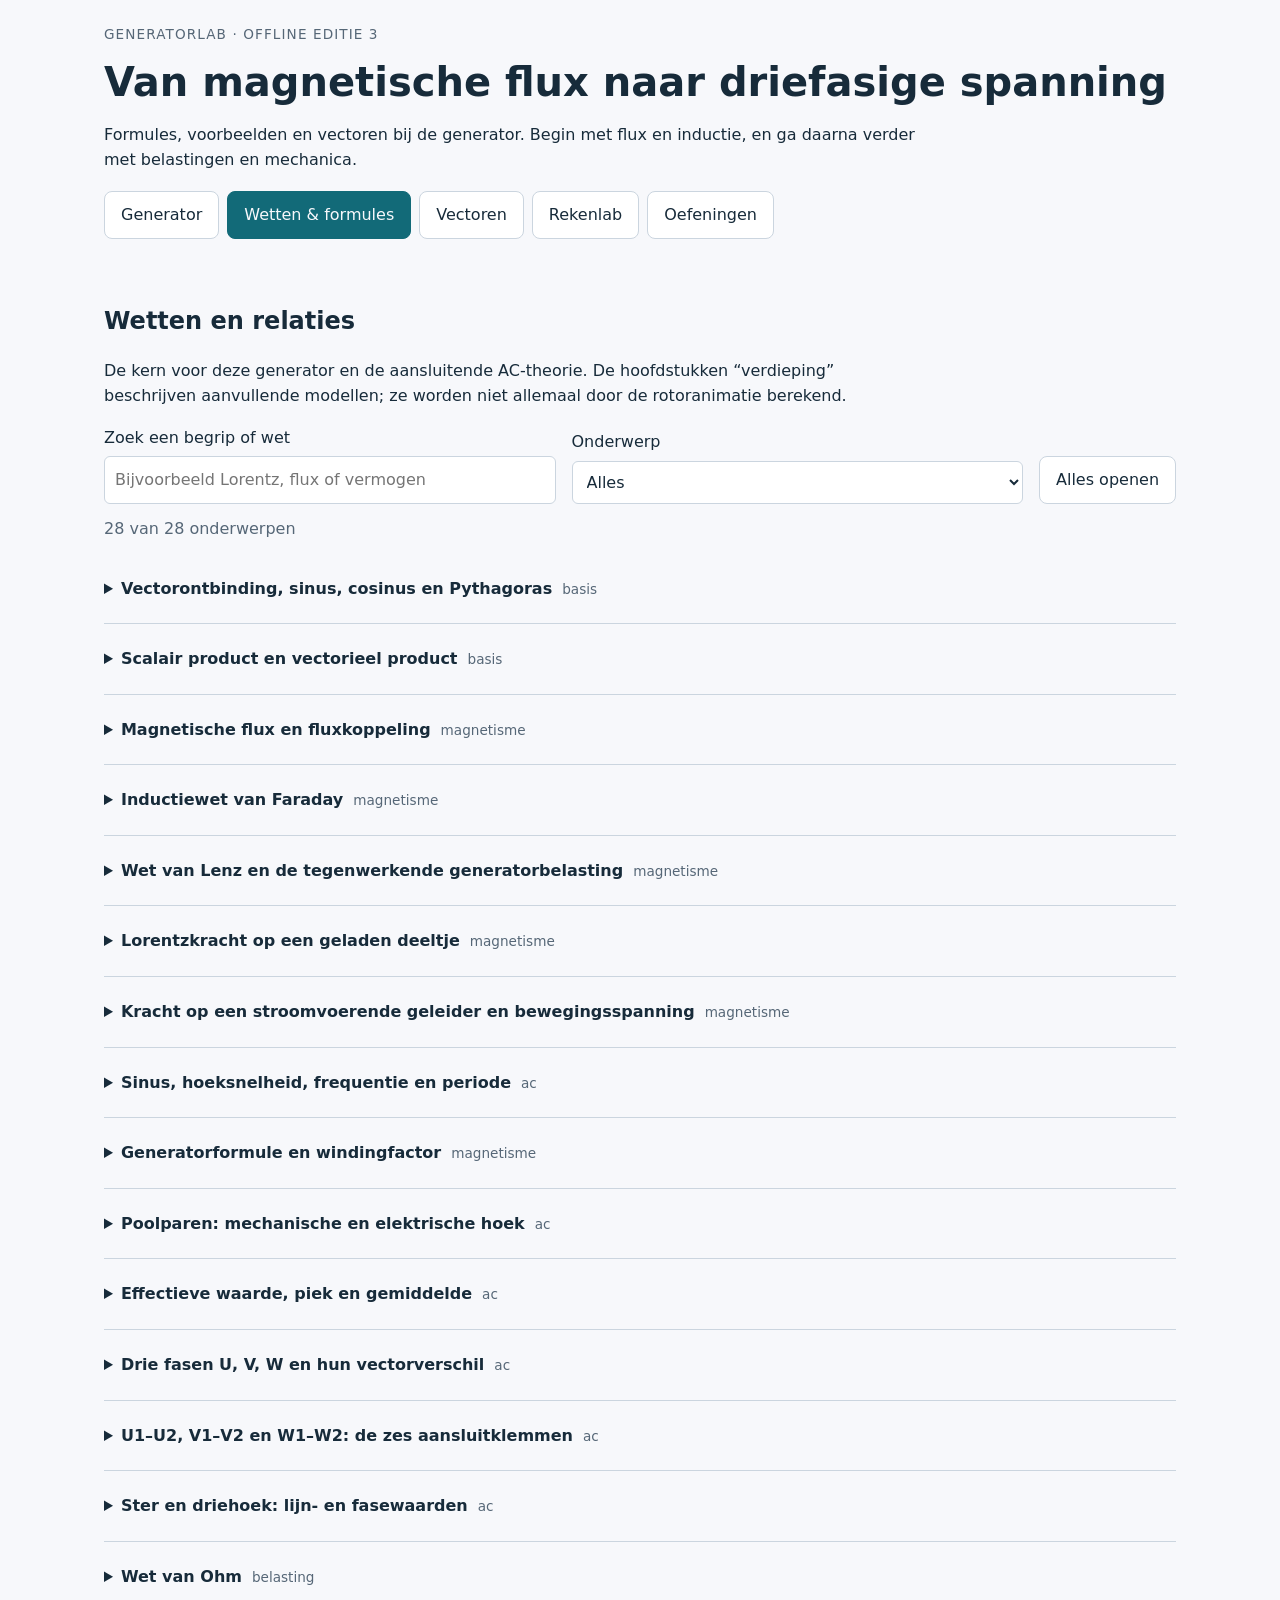
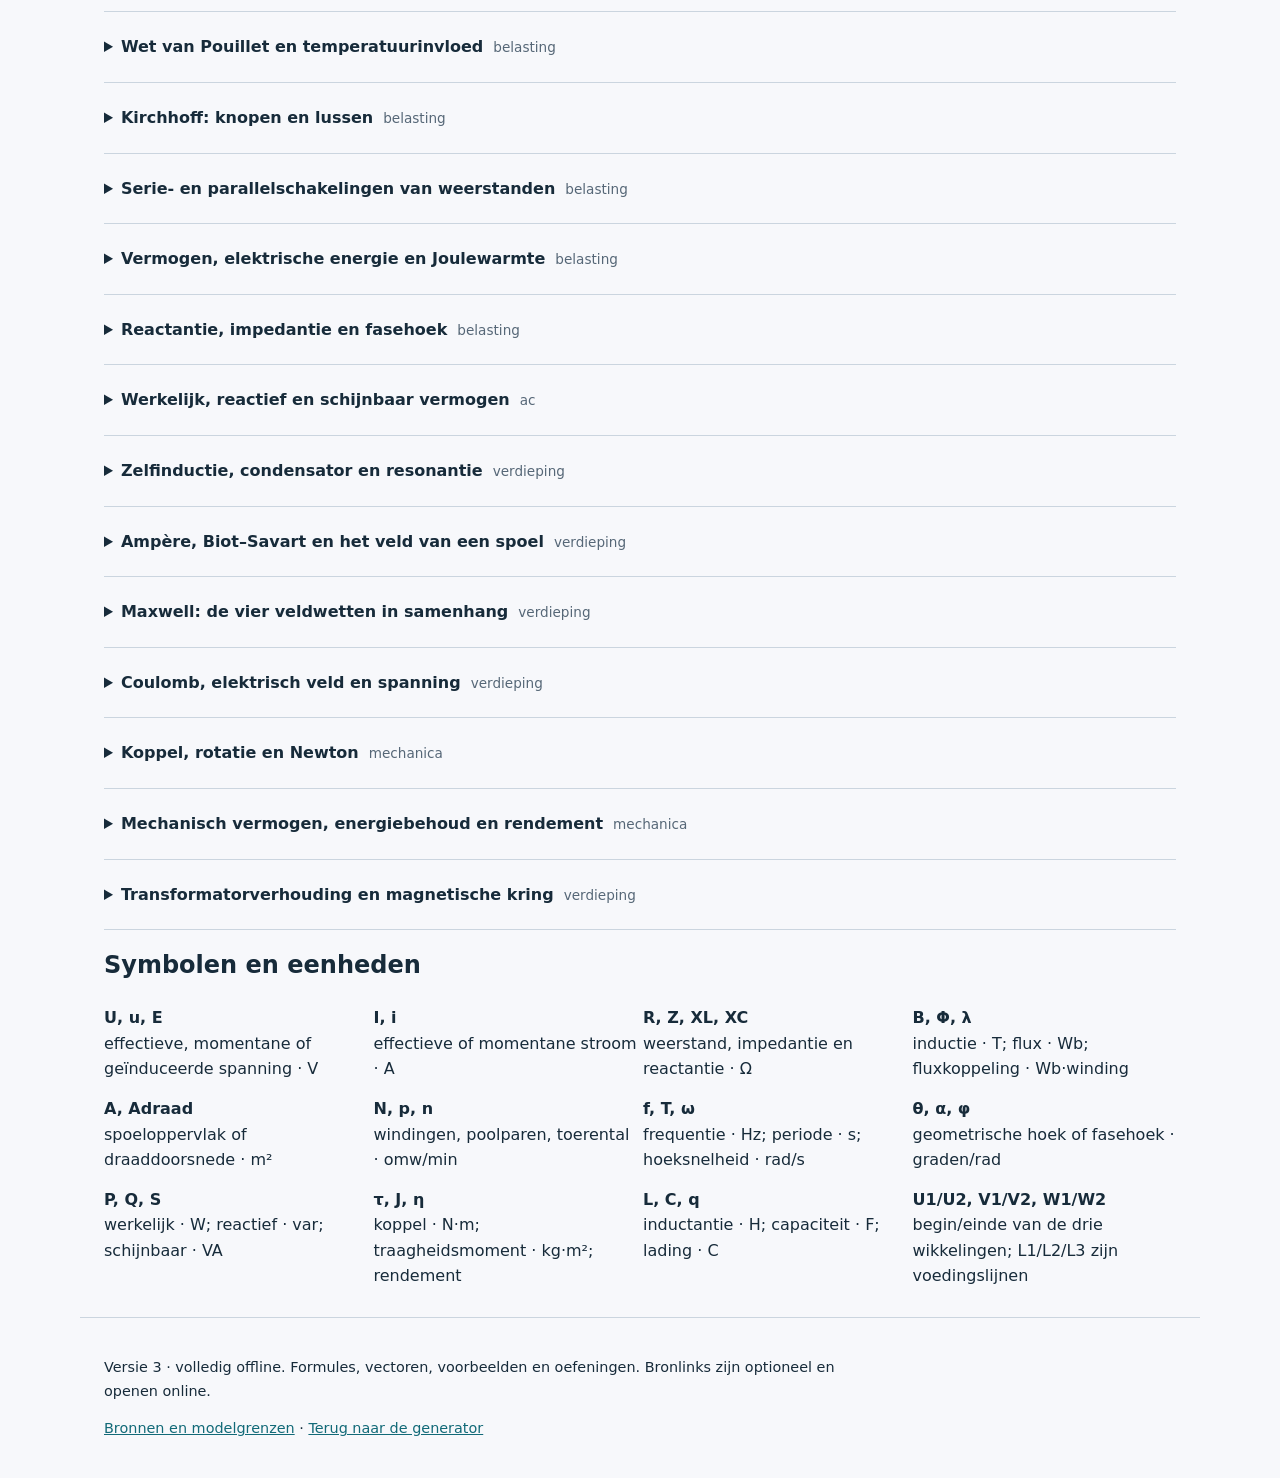
<file: theorie.html>
<!doctype html>
<html lang="nl">
<head><meta charset="utf-8"><meta name="viewport" content="width=device-width,initial-scale=1"><title>GeneratorLab · wetten, vectoren en oefeningen</title><link rel="stylesheet" href="theorie.css"><script src="wetten.js" defer></script><script src="theorie.js" defer></script></head>
<body>
<header><div class="eyebrow">GeneratorLab · offline editie 3</div><h1>Van magnetische flux naar driefasige spanning</h1><p>Formules, voorbeelden en vectoren bij de generator. Begin met flux en inductie, en ga daarna verder met belastingen en mechanica.</p><nav aria-label="Hoofdnavigatie"><a href="index.html">Generator</a><a href="#wetten" data-page="wetten">Wetten &amp; formules</a><a href="#vectoren" data-page="vectoren">Vectoren</a><a href="#rekenen" data-page="rekenen">Rekenlab</a><a href="#oefeningen" data-page="oefeningen">Oefeningen</a></nav></header>
<main class="sections">
<section id="wetten"><h2>Wetten en relaties</h2><p>De kern voor deze generator en de aansluitende AC-theorie. De hoofdstukken “verdieping” beschrijven aanvullende modellen; ze worden niet allemaal door de rotoranimatie berekend.</p><div class="toolbar"><label>Zoek een begrip of wet<input id="search" type="search" placeholder="Bijvoorbeeld Lorentz, flux of vermogen"></label><label>Onderwerp<select id="category"><option value="all">Alles</option><option value="basis">Basis &amp; vectoren</option><option value="magnetisme">Magnetisme &amp; inductie</option><option value="ac">Wisselstroom &amp; driefasen</option><option value="belasting">Belastingen &amp; schakelingen</option><option value="mechanica">Mechanica &amp; energie</option><option value="verdieping">Verdieping</option></select></label><button id="expand" type="button">Alles openen</button></div><p id="search-status" class="search-status muted" aria-live="polite"></p><div id="law-list"></div><h2>Symbolen en eenheden</h2><div id="symbols" class="symbol-grid"></div></section>
<section id="vectoren" hidden><h2>Vectoren zichtbaar ontbinden</h2><p>De hoekkeuze bepaalt of je sinus of cosinus nodig hebt. Het scalair product beschrijft een projectie; het vectorieel product geeft een loodrechte richting.</p>
<div class="tool"><h3>1 · Flux: veldcomponent loodrecht op de spoel</h3><div class="controls"><label>Hoek θ tussen B en de normaal: <output id="flux-angle-out">60°</output><input id="flux-angle" type="range" min="0" max="180" value="60"></label><label>Magnetische inductie B (T)<input id="flux-b" type="number" min="0" max="10" step="0.1" value="0.5"></label><label>Spoeloppervlak A (m²)<input id="flux-area" type="number" min="0.0001" max="10" step="0.01" value="0.02"></label></div><div class="grid"><svg id="flux-svg" role="img" aria-label="B ontbonden in een component langs de spoelnormaal en een component in het spoelvlak"></svg><div><p>De normaal n staat loodrecht op het spoelvlak. Alleen de component langs n telt mee voor de flux.</p><div class="eq">B<sub>n</sub> = B cos θ · B<sub>t</sub> = B sin θ<br>Φ = B<sub>n</sub>A</div><p id="flux-readout" class="readout" aria-live="polite"></p><p class="note">Meet je de hoek β met het spoelvlak, dan geldt Φ = BA sin β. Dat is dezelfde projectie bij β = 90° − θ.</p></div></div></div>
<div class="tool"><h3>2 · Lorentz: snelheid evenwijdig en loodrecht op B</h3><div class="controls"><label>Hoek α tussen v en B: <output id="lor-angle-out">30°</output><input id="lor-angle" type="range" min="0" max="180" value="30"></label><label>Snelheid v (m/s)<input id="lor-v" type="number" min="0" max="10000000" value="1000000"></label><label>B (T)<input id="lor-b" type="number" min="0" max="10" step="0.1" value="0.2"></label><label>Lading<select id="lor-charge"><option value="1">+e · positieve elementaire lading</option><option value="-1">−e · elektron</option></select></label></div><div class="grid"><svg id="lor-svg" role="img" aria-label="Snelheidsvector ontbonden ten opzichte van het magnetische veld"></svg><div><div class="eq">v<sub>∥</sub> = v cos α<br>v<sub>⊥</sub> = v sin α<br>|F<sub>B</sub>| = |q| v<sub>⊥</sub>B</div><p id="lor-readout" class="readout" aria-live="polite"></p><p>⊙ betekent uit het scherm; ⊗ betekent in het scherm. De kracht staat loodrecht op zowel v als B. De elektronenrichting is tegengesteld aan die van een positieve lading.</p></div></div></div>
<div class="tool"><h3>3 · Fasoren in ster: waarom 230 V ongeveer 400 V wordt</h3><div class="controls"><label>Gezamenlijke hoek: <output id="phase-angle-out">0°</output><input id="phase-angle" type="range" min="0" max="360" value="0"></label><label>Effectieve fasespanning (V)<input id="phase-u" type="number" min="1" max="1000" value="230"></label><label>Vectorverschil<select id="phase-pair"><option value="0">L1–L2: ŪU − ŪV</option><option value="1">L2–L3: ŪV − ŪW</option><option value="2">L3–L1: ŪW − ŪU</option></select></label></div><div class="grid"><svg id="phase-svg" role="img" aria-label="Drie effectieve spanningsfasoren en hun vectorverschil"></svg><div><p>Dit lab neemt een symmetrische sterschakeling aan. Fasorlengten stellen effectieve wikkelingsspanning voor: U is U1–U2, V is V1–V2 en W is W1–W2. Een lijnspanning is het vectorverschil van twee fasespanningen, niet de som van hun lengten.</p><div class="eq">U<sub>L</sub> = √3 U<sub>f</sub><br>U<sub>x</sub> = U<sub>f</sub> cos θ<br>U<sub>y</sub> = U<sub>f</sub> sin θ</div><p id="phase-readout" class="readout" aria-live="polite"></p><p>De stippellijn verbindt twee fasoruiteinden; de dikke pijl vanuit de oorsprong is hetzelfde vectorverschil. Met onze sinusconventie is de momentane spanning √2 maal de y-projectie. De fasoren zijn hier met de hand draaibaar; hun lengten veranderen niet.</p></div></div></div></section>
<section id="rekenen" hidden><h2>Rekenlab</h2><p>De rekenlabs gebruiken de hieronder genoemde ideale modellen. Ze veranderen de instellingen van de generatoranimatie niet.</p>
<div class="tool"><h3>Generator uit flux en toerental</h3><p>Sinusvormige flux per winding, windingfactor 1. Φ<sub>max</sub> = BA en E<sub>eff</sub> = 2πfNΦ<sub>max</sub>/√2. Bij meer poolparen gebruik je de elektrische frequentie.</p><div class="controls"><label>B (T)<input id="gen-b" type="number" min="0" max="10" step="0.01" value="0.5"></label><label>A (m²)<input id="gen-a" type="number" min="0.0001" max="10" step="0.001" value="0.02"></label><label>Windingen N<input id="gen-n" type="number" min="1" max="100000" step="1" value="100"></label><label>Toerental n (omw/min)<input id="gen-rpm" type="number" min="0" max="100000" step="100" value="3000"></label><label>Poolparen p<input id="gen-p" type="number" min="1" max="20" step="1" value="1"></label></div><p id="gen-readout" class="readout" aria-live="polite"></p></div>
<div class="tool"><h3>RLC in serie · sinusvormige stationaire toestand</h3><div class="controls"><label>U effectief (V)<input id="rlc-u" type="number" min="0" max="10000" value="230"></label><label>f (Hz)<input id="rlc-f" type="number" min="0.1" max="100000" value="50"></label><label>R (Ω)<input id="rlc-r" type="number" min="0.001" max="1000000" value="100"></label><label>L (mH)<input id="rlc-l" type="number" min="0" max="1000000" value="200"></label><label>C (µF) · leeg = geen C<input id="rlc-c" type="number" min="0.001" max="10000000" placeholder="Geen condensator"></label></div><p id="rlc-readout" class="readout" aria-live="polite"></p><p class="muted">Een leeg C-veld laat de condensator uit de serieschakeling weg. C = 0 is geen geldige condensatorwaarde. P is werkelijk vermogen, Q reactief vermogen en S schijnbaar vermogen.</p></div>
<div class="tool"><h3>Symmetrische driefasige belasting</h3><div class="controls"><label>Lijnspanning U<sub>L</sub> (V)<input id="power-u" type="number" min="0" max="100000" value="400"></label><label>Lijnstroom I<sub>L</sub> (A)<input id="power-i" type="number" min="0" max="100000" value="10"></label><label>cos φ<input id="power-pf" type="number" min="0" max="1" step="0.01" value="0.8"></label><label>Type belasting<select id="power-kind"><option value="1">Inductief · stroom loopt achter</option><option value="-1">Capacitief · stroom loopt voor</option></select></label></div><p id="power-readout" class="readout" aria-live="polite"></p></div></section>
<section id="oefeningen" hidden><h2>Oefenen met controle</h2><p>Gebruik een punt of komma als decimaalteken. Geef je antwoord in de eenheid naast het invoerveld. De controle accepteert 1% afrondingsverschil.</p><div id="exercise-list"></div><h2>Bekijk in de generator</h2><ol><li>Pauzeer op 0°, 90°, 180° en 270°. Vergelijk de flux van wikkeling U met zijn spanning.</li><li>Controleer op 0° dat de drie momentane spanningen samen nul zijn.</li><li>Verander 50 Hz naar 25 Hz. De periode verdubbelt; bij deze tweepolige rotor halveert het toerental.</li><li>Houd in het rekenlab B, A en N gelijk en halveer het toerental. Vergelijk de spanning. Leg uit waarom de generatoranimatie de effectieve spanning afzonderlijk laat instellen.</li></ol></section>
</main><footer><p>Versie 3 · volledig offline. Formules, vectoren, voorbeelden en oefeningen. Bronlinks zijn optioneel en openen online.</p><p><a href="BRONNEN.md">Bronnen en modelgrenzen</a> · <a href="index.html">Terug naar de generator</a></p></footer>
</body></html>
</file>
<file: theorie.css>
:root{color-scheme:light dark;--bg:#f7f8fb;--ink:#172b3a;--muted:#566777;--panel:#fff;--line:#cbd5df;--accent:#126a78;--soft:#e8f3f5;--c1:#126a78;--c2:#b4560b;--c3:#7651b1;--c4:#c53260}
@media(prefers-color-scheme:dark){:root{--bg:#111b25;--ink:#e8edf4;--muted:#afbdcb;--panel:#1b2936;--line:#526272;--accent:#81d4de;--soft:#263e49;--c1:#81d4de;--c2:#ffb56e;--c3:#c1a4ff;--c4:#ff93b2}}
*{box-sizing:border-box}body{margin:0;background:var(--bg);color:var(--ink);font:16px/1.6 system-ui,-apple-system,sans-serif}main,header,footer{max-width:1120px;margin:auto;padding:24px}header{padding-bottom:6px}h1{font-size:clamp(1.8rem,4vw,2.5rem);line-height:1.2;margin:12px 0}h2{line-height:1.3}h3{margin:8px 0}p{max-width:80ch}a{color:var(--accent)}nav{display:flex;flex-wrap:wrap;gap:8px;margin:18px 0}nav a,button{display:inline-block;border:1px solid var(--line);background:var(--panel);color:var(--ink);border-radius:8px;padding:10px 16px;font:inherit;text-decoration:none;cursor:pointer}nav a[aria-current=page],button.primary{background:var(--accent);color:var(--bg);border-color:var(--accent)}a:focus-visible,button:focus-visible,input:focus-visible,select:focus-visible,summary:focus-visible{outline:3px solid var(--c2);outline-offset:3px}.eyebrow{color:var(--muted);font-size:.85rem;letter-spacing:.08em;text-transform:uppercase}.muted{color:var(--muted)}.toolbar,.controls{display:flex;gap:16px;flex-wrap:wrap;align-items:end}.controls label,.toolbar label{display:flex;flex-direction:column;gap:6px;flex:1 1 170px}input,select{font:inherit;border:1px solid var(--line);border-radius:6px;padding:10px;background:var(--panel);color:var(--ink);width:100%;min-width:0}input[type=range]{padding:4px;accent-color:var(--accent);min-height:44px}details{border-bottom:1px solid var(--line);padding:14px 0}summary{cursor:pointer;font-weight:600;padding:8px 0}summary .tag{font-weight:400;color:var(--muted);font-size:.85rem;margin-left:10px}.equations{display:flex;flex-wrap:wrap;gap:12px;margin:18px 0}.eq{padding:12px 16px;background:var(--soft);border-radius:8px;max-width:100%;overflow-x:auto}.eq math{font-size:1.25rem}.unit{font-variant-numeric:tabular-nums}.example,.note{border-left:3px solid var(--accent);padding:4px 16px;margin:18px 0}.note{border-color:var(--c2)}.example p,.note p{margin:8px 0}.tool{background:var(--panel);border:1px solid var(--line);border-radius:12px;padding:22px;margin:20px 0}.grid{display:grid;grid-template-columns:1fr 1fr;gap:20px}.tool svg{width:100%;display:block;min-height:280px;overflow:visible}.tool svg text{fill:var(--ink);font:14px system-ui,sans-serif}.readout{padding:12px 0;font-variant-numeric:tabular-nums;white-space:pre-line}.bad{color:var(--c4)}.good{color:var(--accent)}table{border-collapse:collapse;width:100%;margin:20px 0}th,td{text-align:left;border-bottom:1px solid var(--line);padding:10px;vertical-align:top}th{font-weight:600}.responsive{overflow-x:auto}.exercise{margin:20px 0;padding:20px;border:1px solid var(--line);border-radius:10px;background:var(--panel)}.exercise label{display:block;max-width:240px}.answer-row{display:flex;gap:12px;flex-wrap:wrap;align-items:end;margin:16px 0}.feedback{min-height:28px}.source{font-size:.9rem}.sections>section[hidden]{display:none}.search-status{margin:12px 0}footer{border-top:1px solid var(--line);font-size:.9rem}.symbol-grid{display:grid;grid-template-columns:repeat(auto-fit,minmax(250px,1fr));gap:6px}.symbol-grid p{margin:4px 0}button[disabled]{opacity:.55;cursor:default}@media(max-width:700px){.grid{grid-template-columns:1fr}main,header,footer{padding:16px}.tool{padding:14px}.tag{display:block;margin-left:0!important}}@media print{nav,.toolbar,.controls,.answer-row,button{display:none!important}.sections>section[hidden]{display:block!important}details{break-inside:avoid}.tool,.exercise{break-inside:avoid}body{--bg:white;--ink:black;--panel:white;--line:#999;--soft:#eee}main,header,footer{padding:0}.eq{overflow:visible}}
</file>
